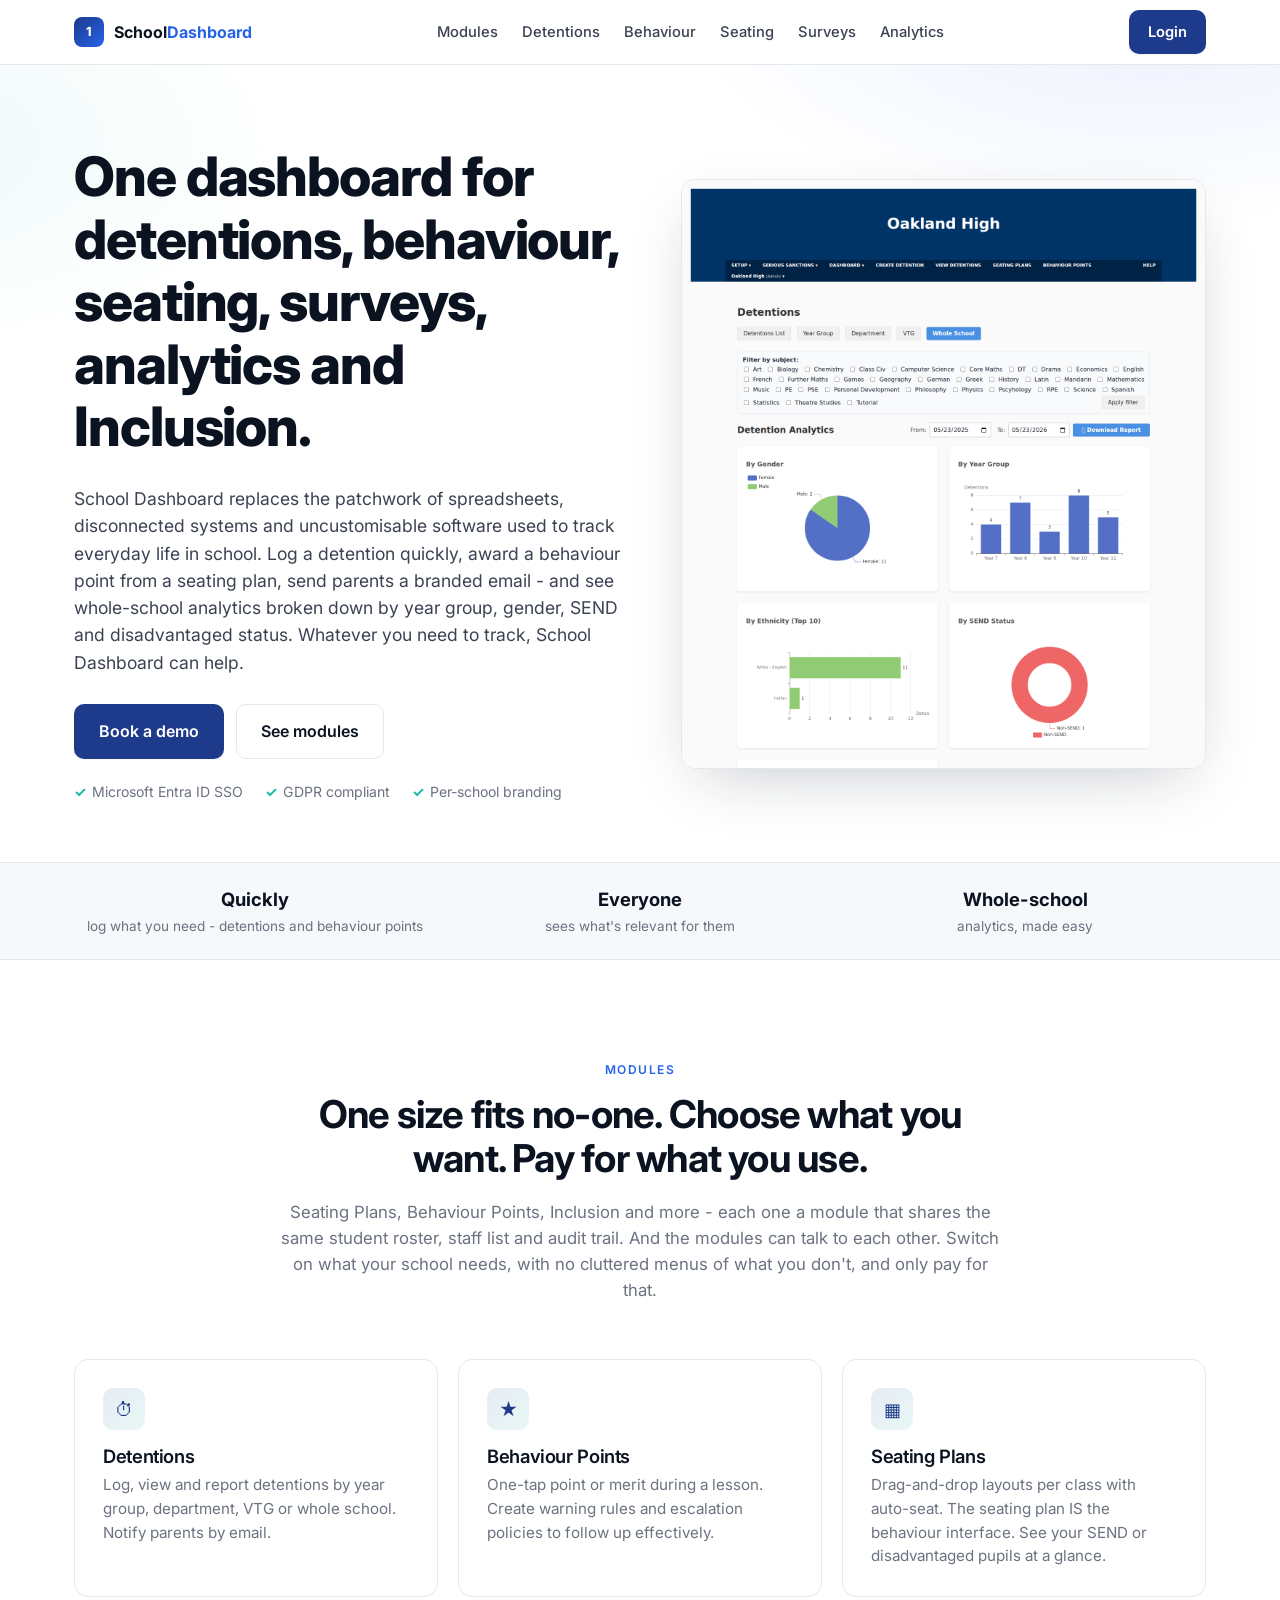
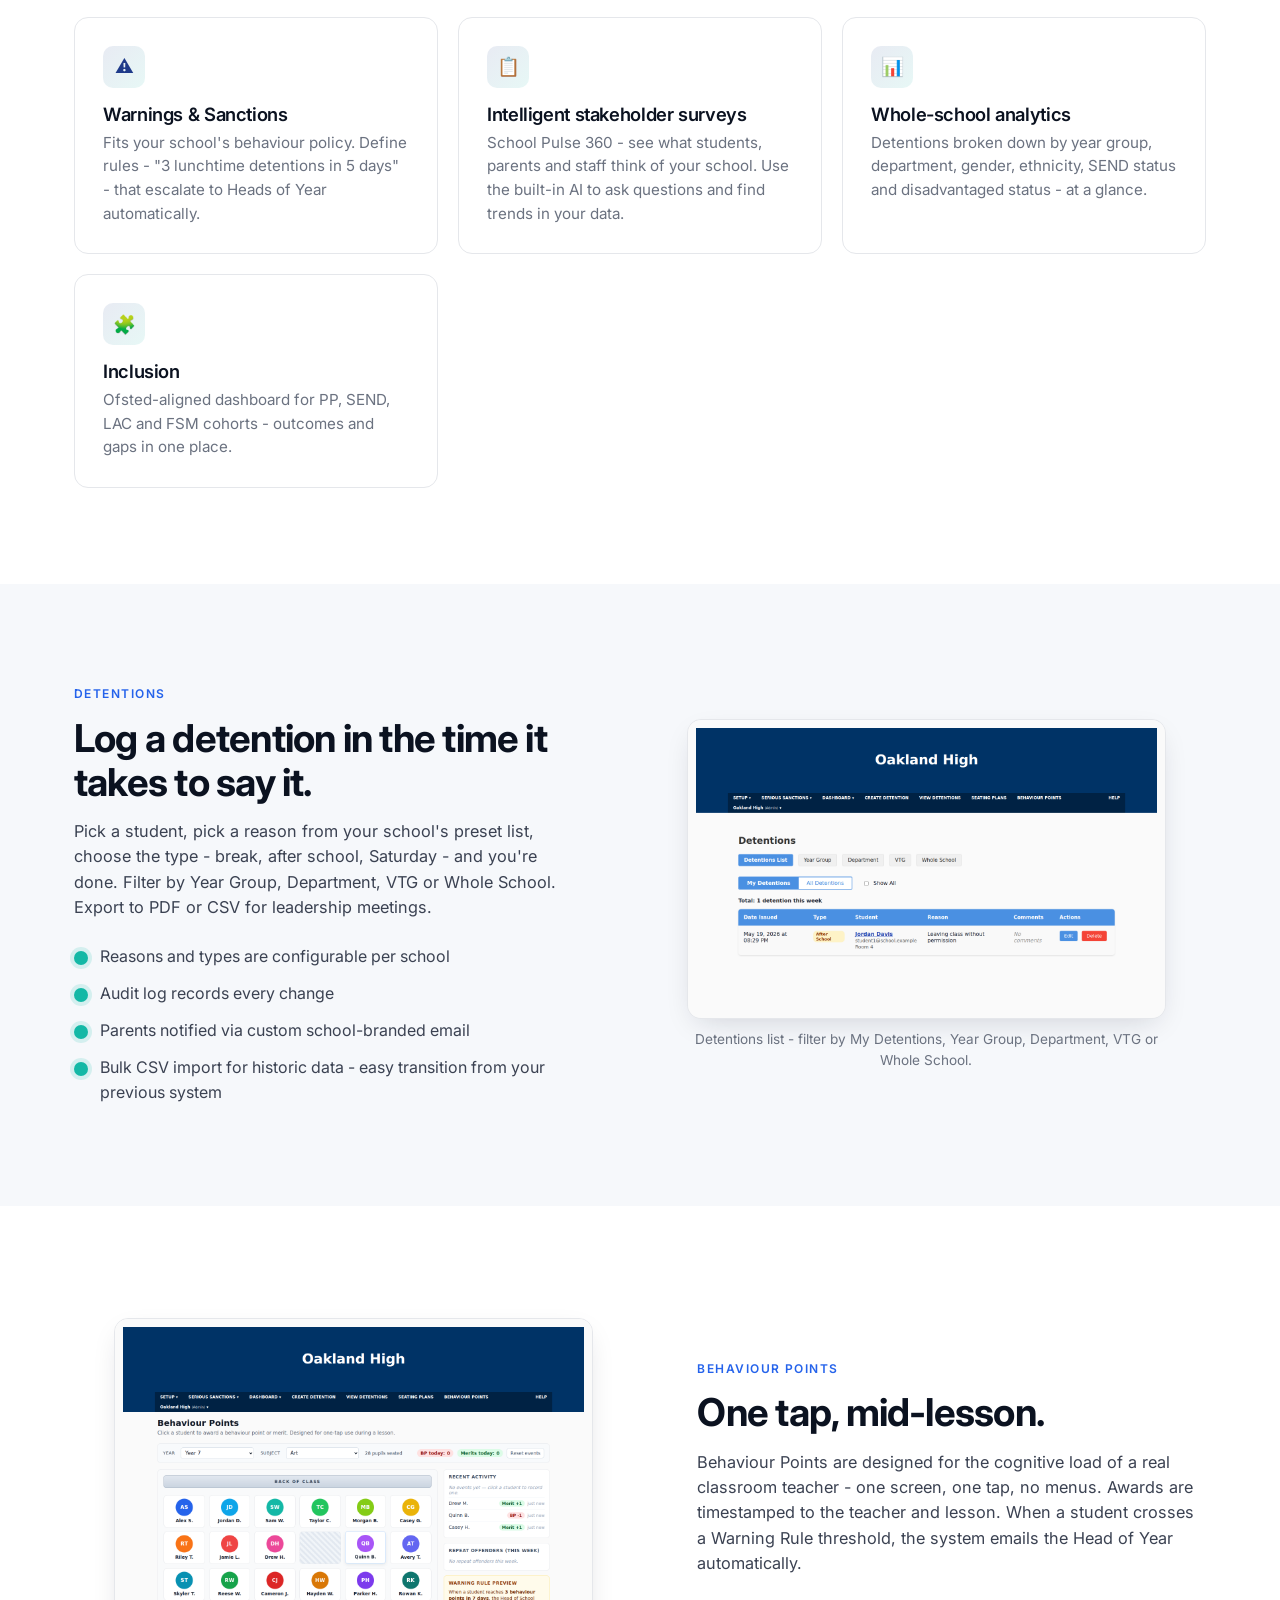
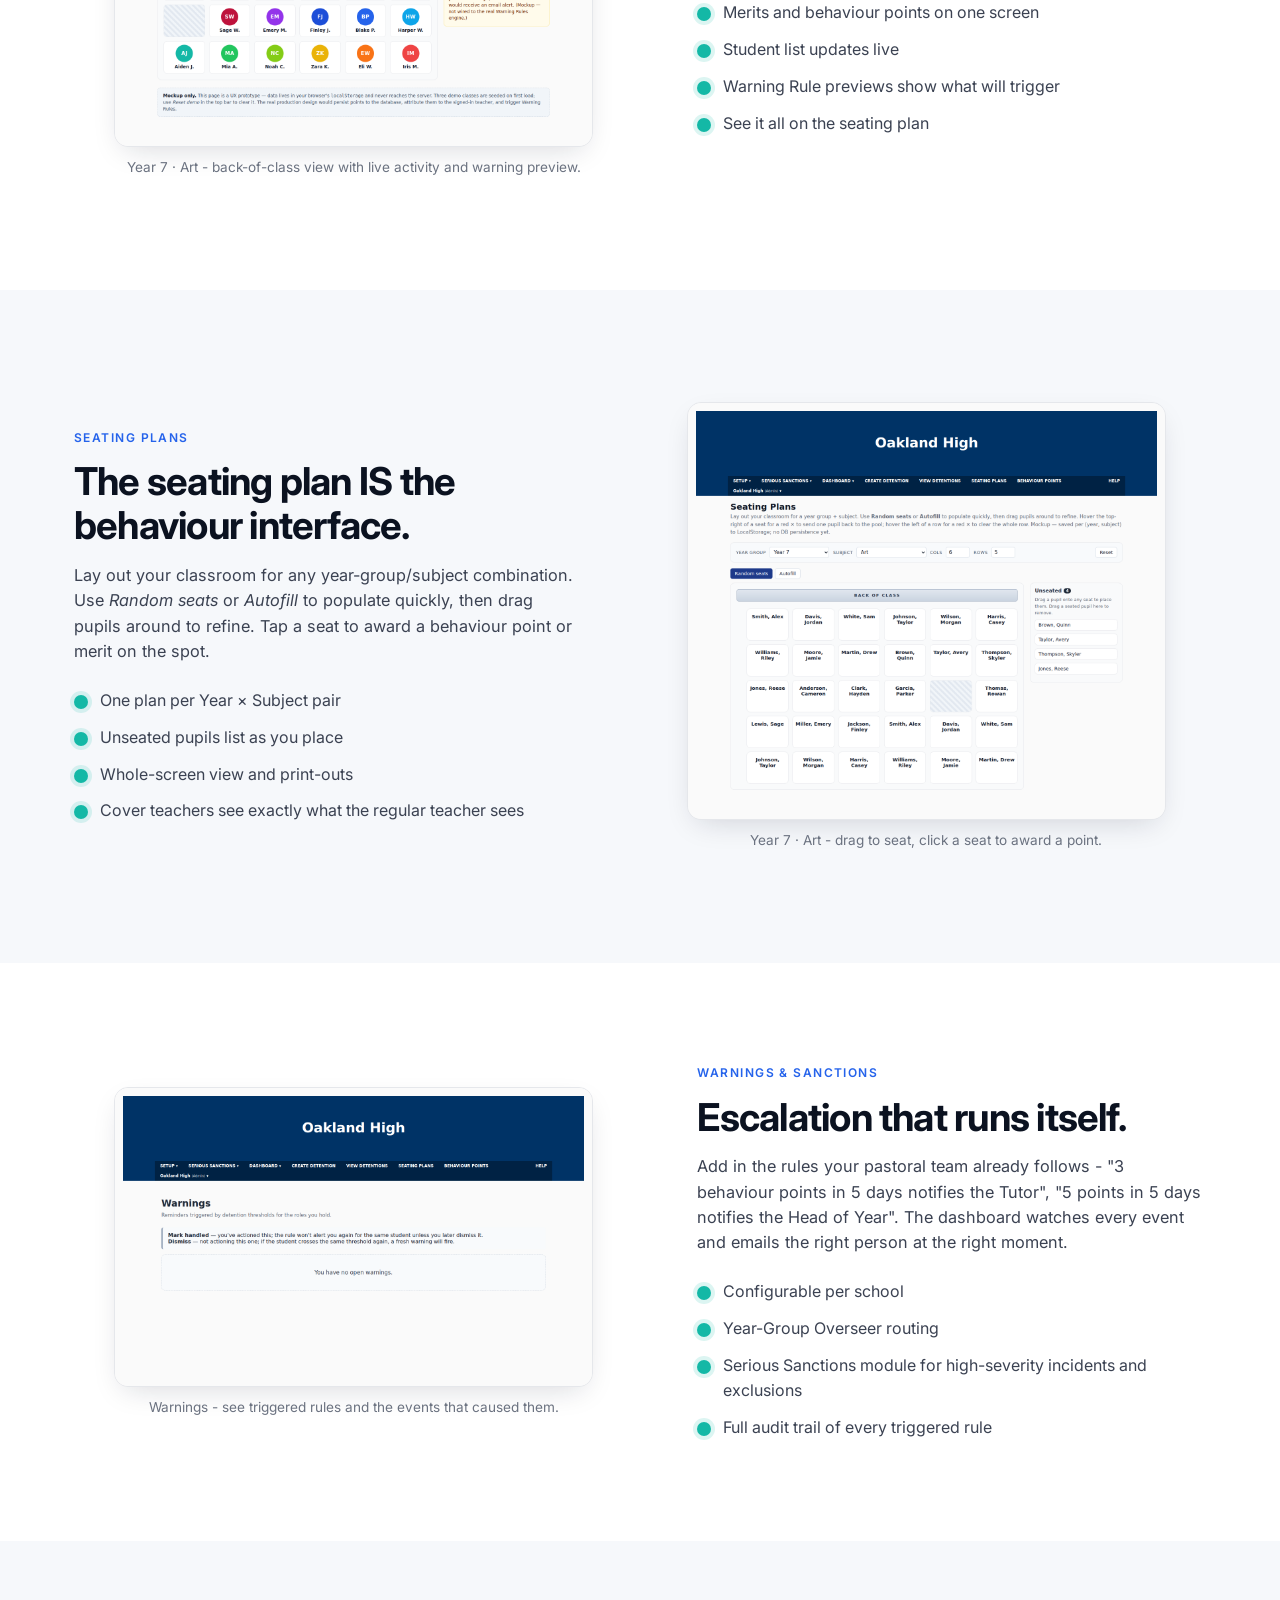
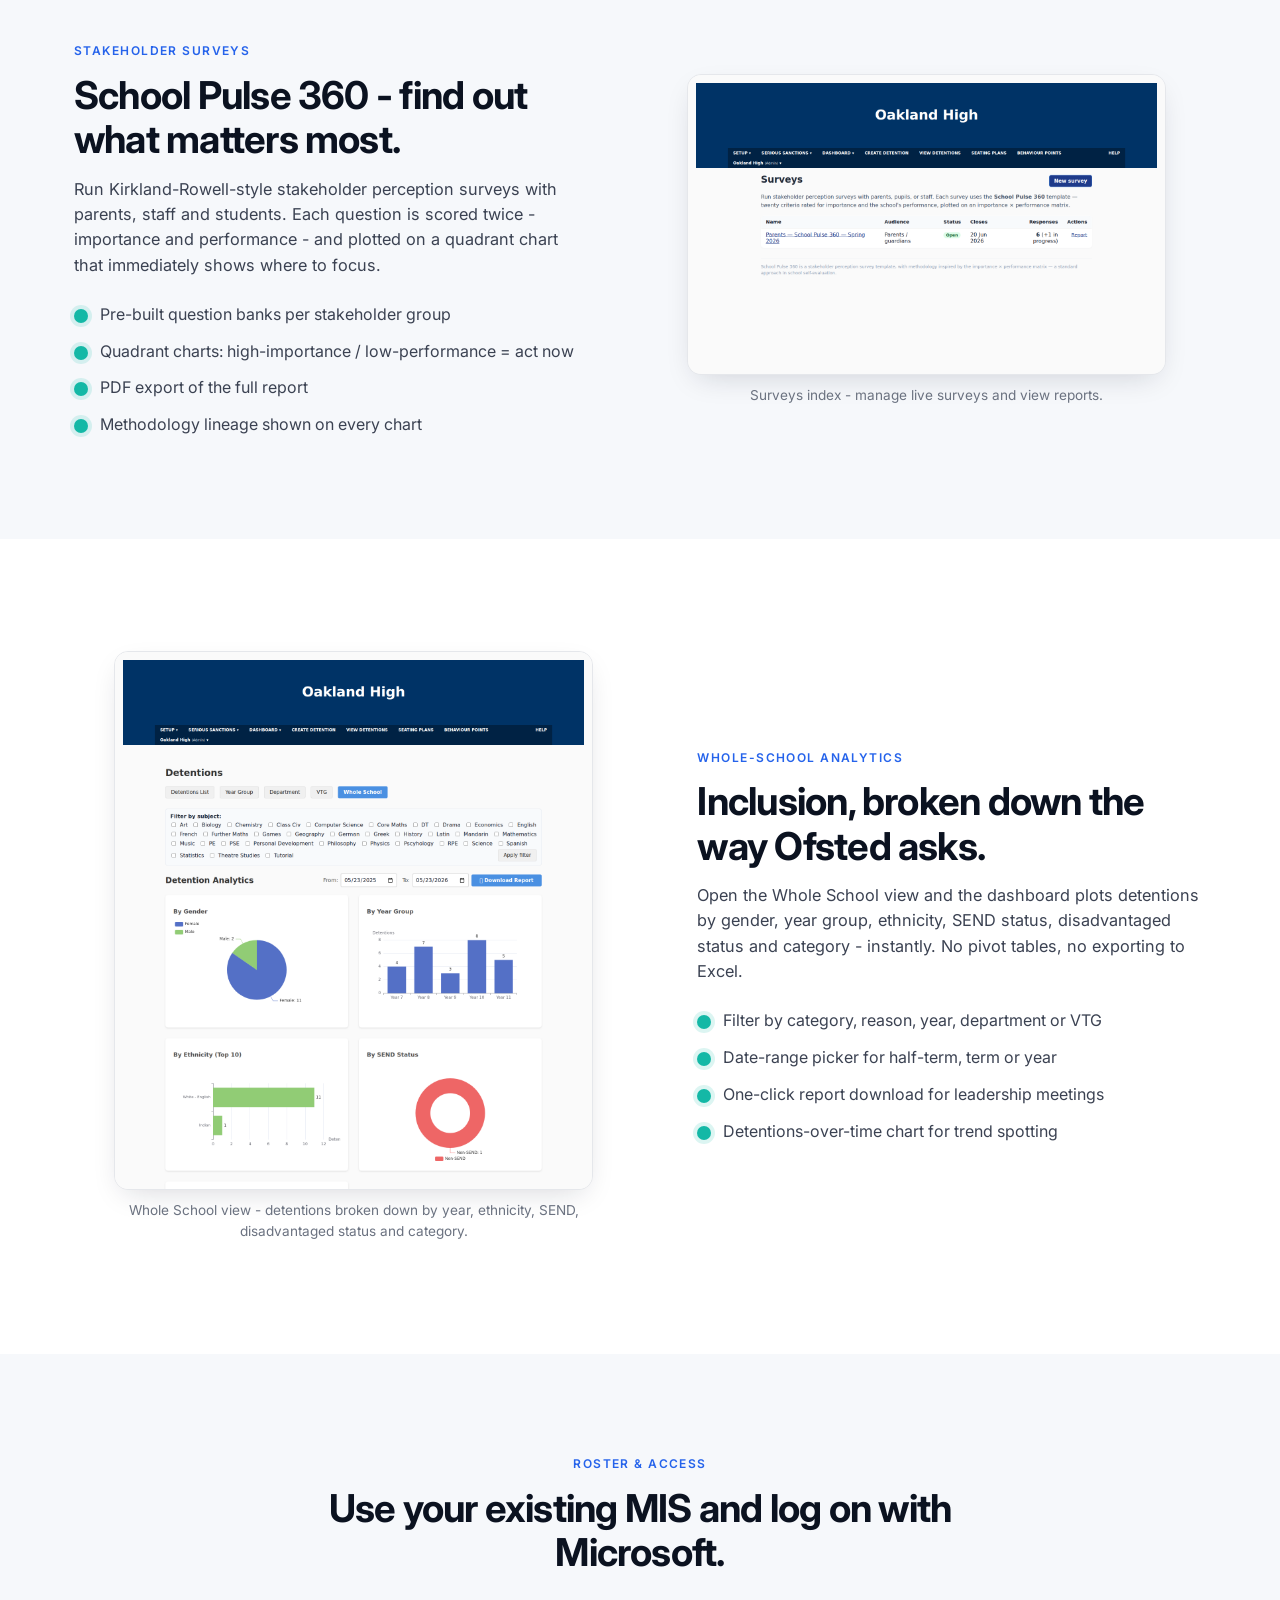
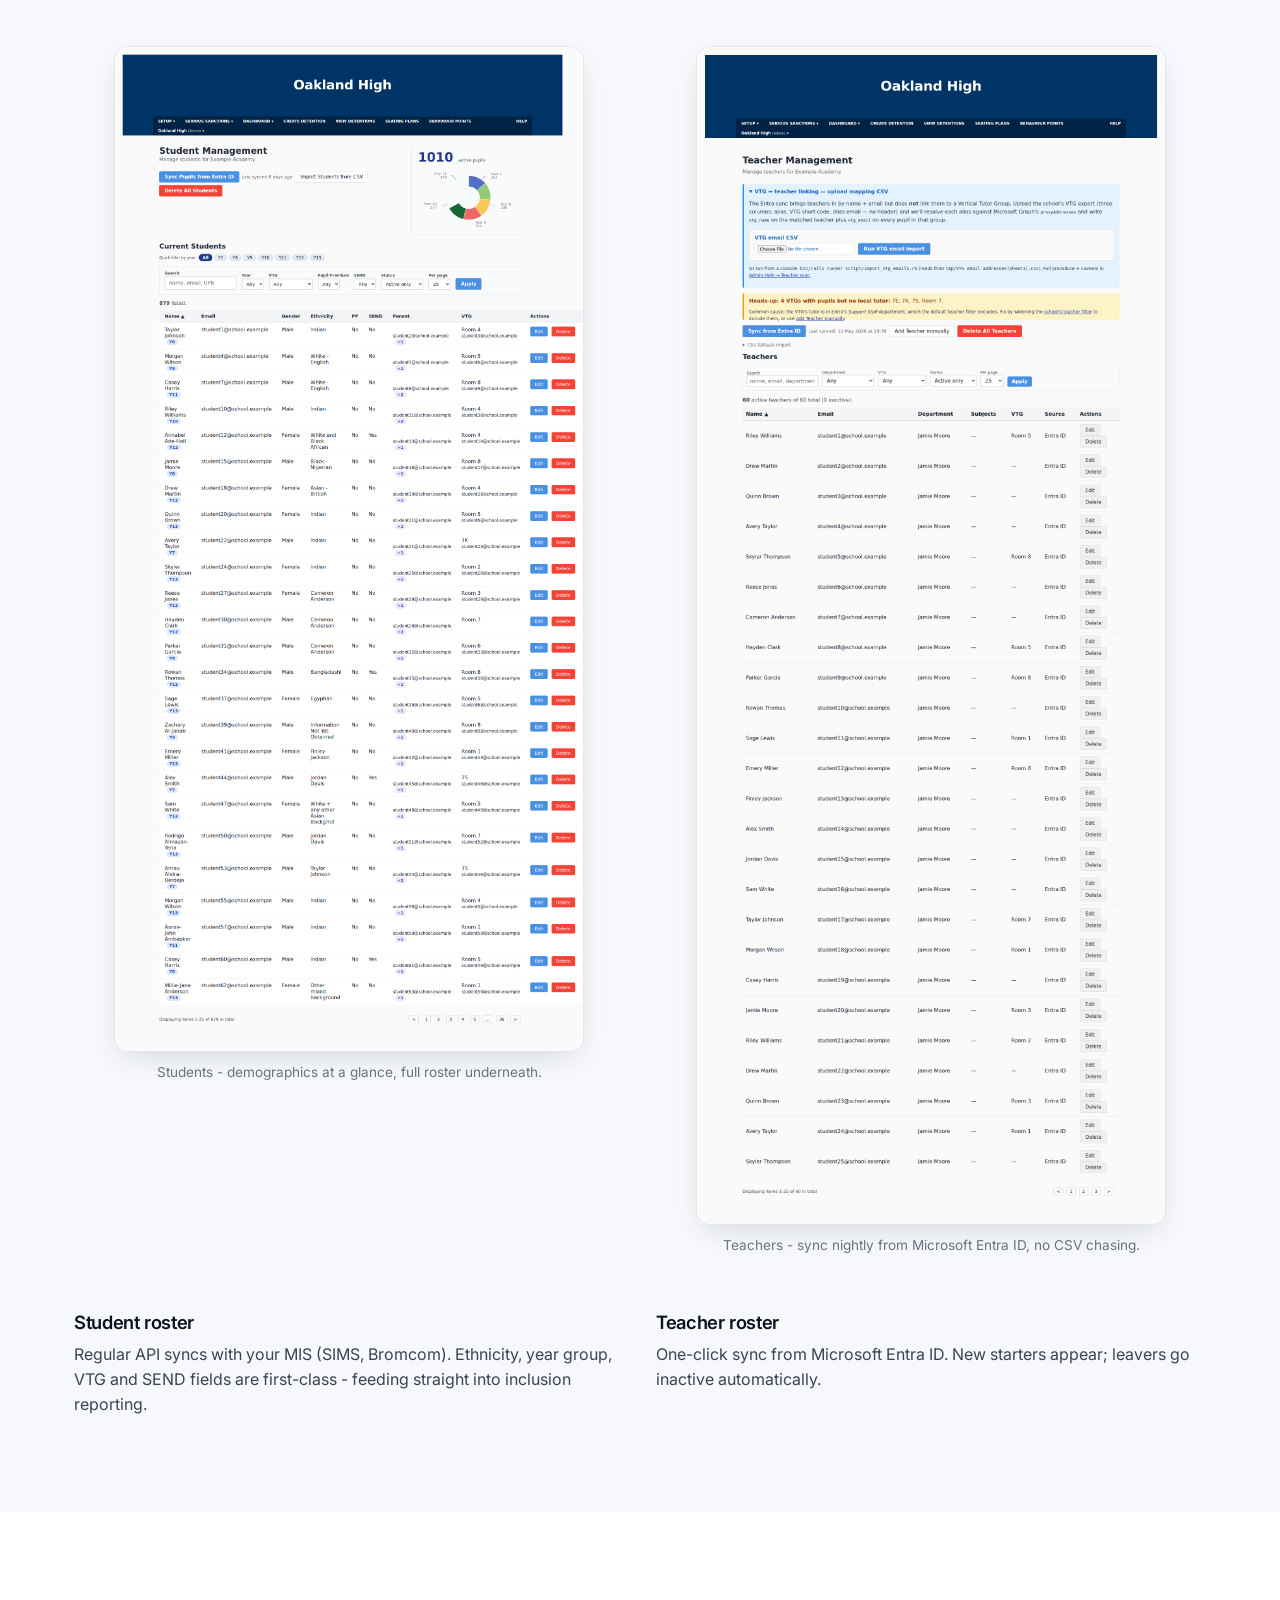
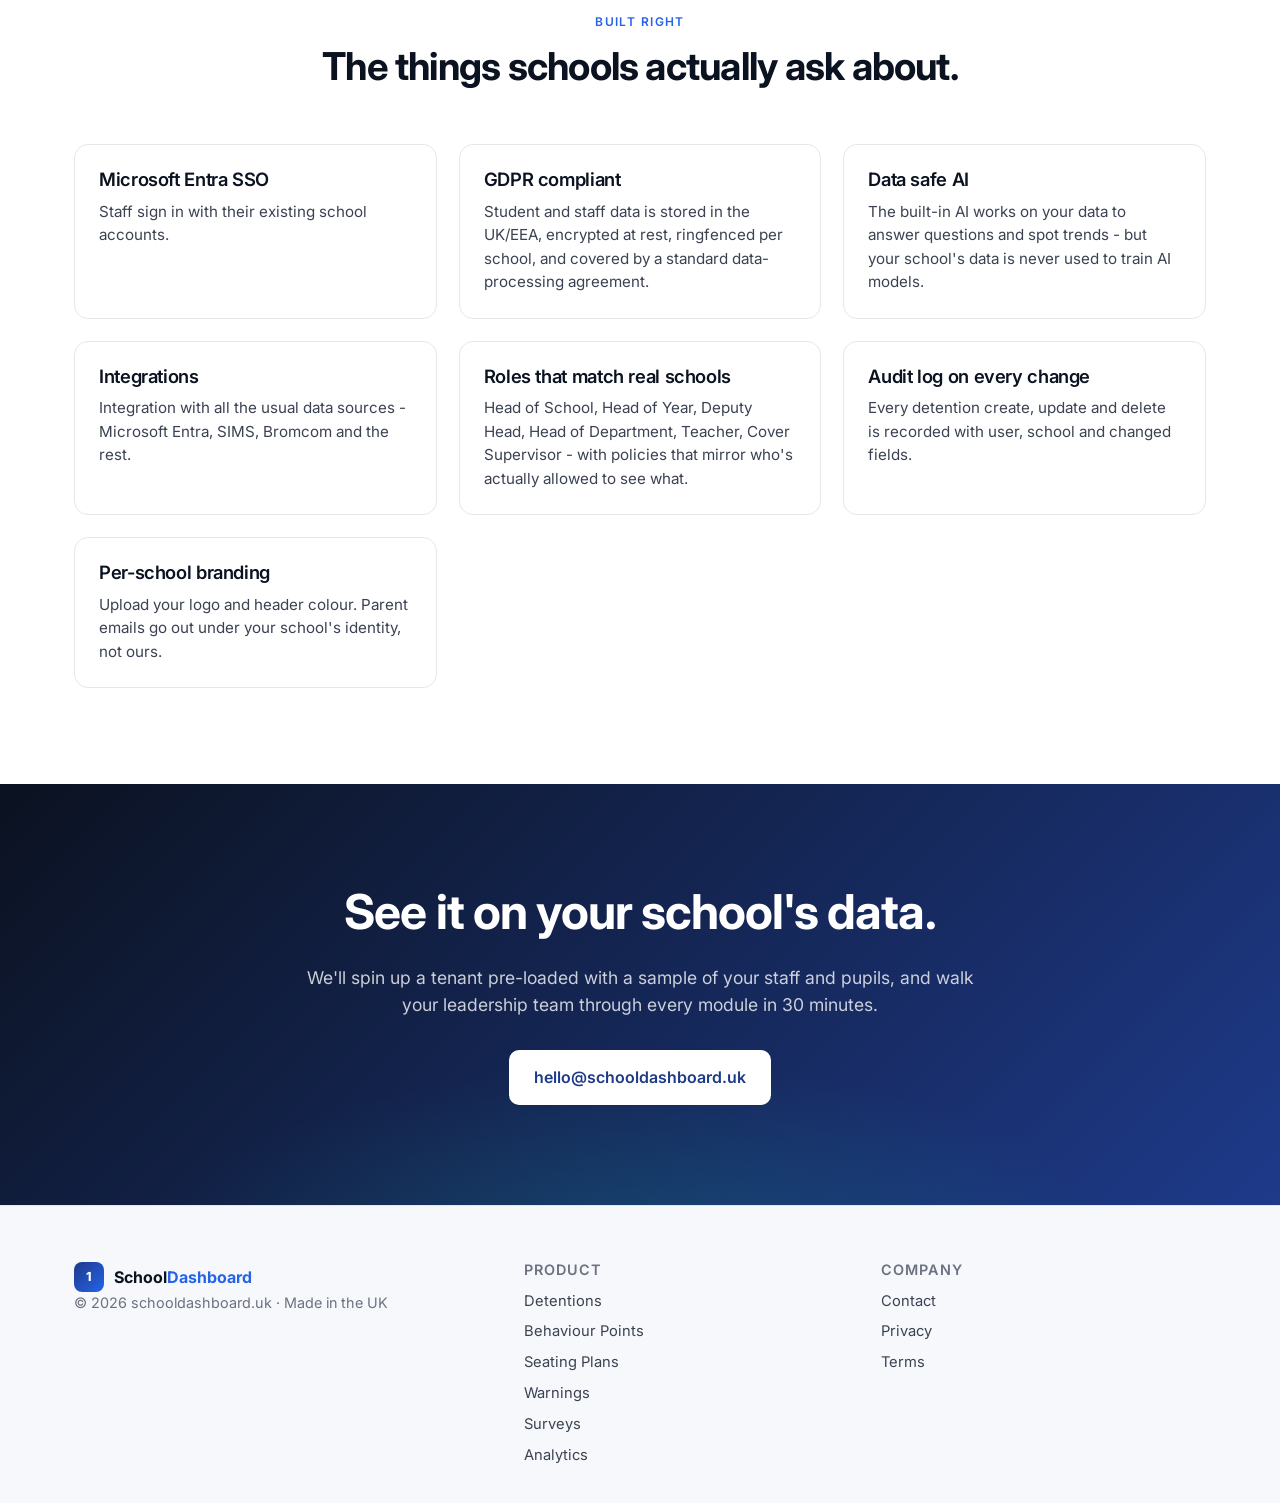
<file: index.html>
<!doctype html>
<html lang="en">
<head>
  <meta charset="utf-8">
  <meta name="viewport" content="width=device-width, initial-scale=1">
  <title>School Dashboard - Detentions, Behaviour Points & Seating Plans for UK schools</title>
  <meta name="description" content="The all-in-one classroom-management dashboard for UK schools. Track detentions, award behaviour points, plan seating, run stakeholder surveys and see whole-school analytics.">
  <link rel="preconnect" href="https://fonts.googleapis.com">
  <link rel="preconnect" href="https://fonts.gstatic.com" crossorigin>
  <link href="https://fonts.googleapis.com/css2?family=Inter:wght@400;500;600;700;800&display=swap" rel="stylesheet">
  <link rel="stylesheet" href="styles.css">
</head>
<body>

<header class="site-header">
  <div class="container nav">
    <a href="#" class="brand">
      <span class="brand-mark">1</span>
      <span class="brand-name">School<span>Dashboard</span></span>
    </a>
    <nav class="primary-nav">
      <a href="#features">Modules</a>
      <a href="#detentions">Detentions</a>
      <a href="#behaviour">Behaviour</a>
      <a href="#seating">Seating</a>
      <a href="#surveys">Surveys</a>
      <a href="#analytics">Analytics</a>
    </nav>
    <a href="https://app.schooldashboard.uk/" class="btn btn-primary">Login</a>
  </div>
</header>

<section class="hero">
  <div class="container hero-grid">
    <div class="hero-copy">
      <h1>One dashboard for detentions, behaviour, seating, surveys, analytics and Inclusion.</h1>
      <p class="lede">
        School Dashboard replaces the patchwork of spreadsheets, disconnected systems
        and uncustomisable software used to track everyday life in school. Log a detention
        quickly, award a behaviour point from a seating plan, send parents a branded email -
        and see whole-school analytics broken down by year group, gender, SEND and
        disadvantaged status. Whatever you need to track, School Dashboard can help.
      </p>
      <div class="hero-cta">
        <a href="#contact" class="btn btn-primary btn-lg">Book a demo</a>
        <a href="#features" class="btn btn-ghost btn-lg">See modules</a>
      </div>
      <ul class="hero-trust">
        <li>Microsoft Entra ID SSO</li>
        <li>GDPR compliant</li>
        <li>Per-school branding</li>
      </ul>
    </div>
    <div class="hero-shot">
      <img src="assets/hero.png" alt="Whole-school detention analytics - breakdowns by gender, year group, ethnicity and SEND status" loading="eager">
    </div>
  </div>
</section>

<section class="strip">
  <div class="container">
    <div class="strip-grid">
      <div><strong>Quickly</strong><span>log what you need - detentions and behaviour points</span></div>
      <div><strong>Everyone</strong><span>sees what's relevant for them</span></div>
      <div><strong>Whole-school</strong><span>analytics, made easy</span></div>
    </div>
  </div>
</section>

<section id="features" class="section">
  <div class="container">
    <header class="section-head">
      <span class="eyebrow">Modules</span>
      <h2>One size fits no-one. Choose what you want. Pay for what you use.</h2>
      <p>Seating Plans, Behaviour Points, Inclusion and more - each one a module that shares the same student roster, staff list and audit trail. And the modules can talk to each other. Switch on what your school needs, with no cluttered menus of what you don't, and only pay for that.</p>
    </header>

    <div class="feature-grid">
      <a href="#detentions" class="feature-card">
        <div class="feature-icon" aria-hidden="true">⏱</div>
        <h3>Detentions</h3>
        <p>Log, view and report detentions by year group, department, VTG or whole school. Notify parents by email.</p>
      </a>
      <a href="#behaviour" class="feature-card">
        <div class="feature-icon" aria-hidden="true">★</div>
        <h3>Behaviour Points</h3>
        <p>One-tap point or merit during a lesson. Create warning rules and escalation policies to follow up effectively.</p>
      </a>
      <a href="#seating" class="feature-card">
        <div class="feature-icon" aria-hidden="true">▦</div>
        <h3>Seating Plans</h3>
        <p>Drag-and-drop layouts per class with auto-seat. The seating plan IS the behaviour interface. See your SEND or disadvantaged pupils at a glance.</p>
      </a>
      <a href="#warnings" class="feature-card">
        <div class="feature-icon" aria-hidden="true">⚠</div>
        <h3>Warnings & Sanctions</h3>
        <p>Fits your school's behaviour policy. Define rules - "3 lunchtime detentions in 5 days" - that escalate to Heads of Year automatically.</p>
      </a>
      <a href="#surveys" class="feature-card">
        <div class="feature-icon" aria-hidden="true">📋</div>
        <h3>Intelligent stakeholder surveys</h3>
        <p>School Pulse 360 - see what students, parents and staff think of your school. Use the built-in AI to ask questions and find trends in your data.</p>
      </a>
      <a href="#analytics" class="feature-card">
        <div class="feature-icon" aria-hidden="true">📊</div>
        <h3>Whole-school analytics</h3>
        <p>Detentions broken down by year group, department, gender, ethnicity, SEND status and disadvantaged status - at a glance.</p>
      </a>
      <a href="#analytics" class="feature-card">
        <div class="feature-icon" aria-hidden="true">🧩</div>
        <h3>Inclusion</h3>
        <p>Ofsted-aligned dashboard for PP, SEND, LAC and FSM cohorts - outcomes and gaps in one place.</p>
      </a>
    </div>
  </div>
</section>

<section id="detentions" class="section section-alt">
  <div class="container split">
    <div class="split-copy">
      <span class="eyebrow">Detentions</span>
      <h2>Log a detention in the time it takes to say it.</h2>
      <p>Pick a student, pick a reason from your school's preset list, choose the type - break, after school, Saturday - and you're done. Filter by Year Group, Department, VTG or Whole School. Export to PDF or CSV for leadership meetings.</p>
      <ul class="check-list">
        <li>Reasons and types are configurable per school</li>
        <li>Audit log records every change</li>
        <li>Parents notified via custom school-branded email</li>
        <li>Bulk CSV import for historic data - easy transition from your previous system</li>
      </ul>
    </div>
    <figure class="split-shot">
      <img src="assets/detentions.png" alt="The Detentions list filtered by My Detentions for the current week">
      <figcaption>Detentions list - filter by My Detentions, Year Group, Department, VTG or Whole School.</figcaption>
    </figure>
  </div>
</section>

<section id="behaviour" class="section">
  <div class="container split reverse">
    <div class="split-copy">
      <span class="eyebrow">Behaviour Points</span>
      <h2>One tap, mid-lesson.</h2>
      <p>Behaviour Points are designed for the cognitive load of a real classroom teacher - one screen, one tap, no menus. Awards are timestamped to the teacher and lesson. When a student crosses a Warning Rule threshold, the system emails the Head of Year automatically.</p>
      <ul class="check-list">
        <li>Merits and behaviour points on one screen</li>
        <li>Student list updates live</li>
        <li>Warning Rule previews show what will trigger</li>
        <li>See it all on the seating plan</li>
      </ul>
    </div>
    <figure class="split-shot">
      <img src="assets/behaviour_points.png" alt="Behaviour Points screen with year/subject selectors and a warning rule preview">
      <figcaption>Year 7 · Art - back-of-class view with live activity and warning preview.</figcaption>
    </figure>
  </div>
</section>

<section id="seating" class="section section-alt">
  <div class="container split">
    <div class="split-copy">
      <span class="eyebrow">Seating Plans</span>
      <h2>The seating plan IS the behaviour interface.</h2>
      <p>Lay out your classroom for any year-group/subject combination. Use <em>Random seats</em> or <em>Autofill</em> to populate quickly, then drag pupils around to refine. Tap a seat to award a behaviour point or merit on the spot.</p>
      <ul class="check-list">
        <li>One plan per Year × Subject pair</li>
        <li>Unseated pupils list as you place</li>
        <li>Whole-screen view and print-outs</li>
        <li>Cover teachers see exactly what the regular teacher sees</li>
      </ul>
    </div>
    <figure class="split-shot">
      <img src="assets/seating_plans.png" alt="Seating plan grid for Year 7 Art with unseated students panel">
      <figcaption>Year 7 · Art - drag to seat, click a seat to award a point.</figcaption>
    </figure>
  </div>
</section>

<section id="warnings" class="section">
  <div class="container split reverse">
    <div class="split-copy">
      <span class="eyebrow">Warnings & Sanctions</span>
      <h2>Escalation that runs itself.</h2>
      <p>Add in the rules your pastoral team already follows - "3 behaviour points in 5 days notifies the Tutor", "5 points in 5 days notifies the Head of Year". The dashboard watches every event and emails the right person at the right moment.</p>
      <ul class="check-list">
        <li>Configurable per school</li>
        <li>Year-Group Overseer routing</li>
        <li>Serious Sanctions module for high-severity incidents and exclusions</li>
        <li>Full audit trail of every triggered rule</li>
      </ul>
    </div>
    <figure class="split-shot">
      <img src="assets/warnings.png" alt="Warnings screen showing rule configuration and triggers">
      <figcaption>Warnings - see triggered rules and the events that caused them.</figcaption>
    </figure>
  </div>
</section>

<section id="surveys" class="section section-alt">
  <div class="container split">
    <div class="split-copy">
      <span class="eyebrow">Stakeholder Surveys</span>
      <h2>School Pulse 360 - find out what matters most.</h2>
      <p>Run Kirkland-Rowell-style stakeholder perception surveys with parents, staff and students. Each question is scored twice - importance and performance - and plotted on a quadrant chart that immediately shows where to focus.</p>
      <ul class="check-list">
        <li>Pre-built question banks per stakeholder group</li>
        <li>Quadrant charts: high-importance / low-performance = act now</li>
        <li>PDF export of the full report</li>
        <li>Methodology lineage shown on every chart</li>
      </ul>
    </div>
    <figure class="split-shot">
      <img src="assets/surveys.png" alt="Surveys index page listing School Pulse 360 surveys">
      <figcaption>Surveys index - manage live surveys and view reports.</figcaption>
    </figure>
  </div>
</section>

<section id="analytics" class="section">
  <div class="container split reverse">
    <div class="split-copy">
      <span class="eyebrow">Whole-school analytics</span>
      <h2>Inclusion, broken down the way Ofsted asks.</h2>
      <p>Open the Whole School view and the dashboard plots detentions by gender, year group, ethnicity, SEND status, disadvantaged status and category - instantly. No pivot tables, no exporting to Excel.</p>
      <ul class="check-list">
        <li>Filter by category, reason, year, department or VTG</li>
        <li>Date-range picker for half-term, term or year</li>
        <li>One-click report download for leadership meetings</li>
        <li>Detentions-over-time chart for trend spotting</li>
      </ul>
    </div>
    <figure class="split-shot">
      <img src="assets/hero.png" alt="Whole-school detention analytics with charts broken down by gender, year group, ethnicity and SEND status">
      <figcaption>Whole School view - detentions broken down by year, ethnicity, SEND, disadvantaged status and category.</figcaption>
    </figure>
  </div>
</section>

<section class="section section-alt">
  <div class="container">
    <header class="section-head">
      <span class="eyebrow">Roster & access</span>
      <h2>Use your existing MIS and log on with Microsoft.</h2>
    </header>
    <div class="duo">
      <figure class="duo-shot">
        <img src="assets/students.png" alt="Student Management page with demographic donut chart and student list">
        <figcaption>Students - demographics at a glance, full roster underneath.</figcaption>
      </figure>
      <figure class="duo-shot">
        <img src="assets/teachers.png" alt="Teacher Management page with VTG mapping and Entra ID sync">
        <figcaption>Teachers - sync nightly from Microsoft Entra ID, no CSV chasing.</figcaption>
      </figure>
    </div>
    <div class="duo-copy">
      <div>
        <h3>Student roster</h3>
        <p>Regular API syncs with your MIS (SIMS, Bromcom). Ethnicity, year group, VTG and SEND fields are first-class - feeding straight into inclusion reporting.</p>
      </div>
      <div>
        <h3>Teacher roster</h3>
        <p>One-click sync from Microsoft Entra ID. New starters appear; leavers go inactive automatically.</p>
      </div>
    </div>
  </div>
</section>

<section class="section">
  <div class="container">
    <header class="section-head">
      <span class="eyebrow">Built right</span>
      <h2>The things schools actually ask about.</h2>
    </header>
    <div class="kv-grid">
      <div class="kv">
        <h3>Microsoft Entra SSO</h3>
        <p>Staff sign in with their existing school accounts.</p>
      </div>
      <div class="kv">
        <h3>GDPR compliant</h3>
        <p>Student and staff data is stored in the UK/EEA, encrypted at rest, ringfenced per school, and covered by a standard data-processing agreement.</p>
      </div>
      <div class="kv">
        <h3>Data safe AI</h3>
        <p>The built-in AI works on your data to answer questions and spot trends - but your school's data is never used to train AI models.</p>
      </div>
      <div class="kv">
        <h3>Integrations</h3>
        <p>Integration with all the usual data sources - Microsoft Entra, SIMS, Bromcom and the rest.</p>
      </div>
      <div class="kv">
        <h3>Roles that match real schools</h3>
        <p>Head of School, Head of Year, Deputy Head, Head of Department, Teacher, Cover Supervisor - with policies that mirror who's actually allowed to see what.</p>
      </div>
      <div class="kv">
        <h3>Audit log on every change</h3>
        <p>Every detention create, update and delete is recorded with user, school and changed fields.</p>
      </div>
      <div class="kv">
        <h3>Per-school branding</h3>
        <p>Upload your logo and header colour. Parent emails go out under your school's identity, not ours.</p>
      </div>
    </div>
  </div>
</section>

<section id="contact" class="cta">
  <div class="container cta-inner">
    <h2>See it on your school's data.</h2>
    <p>We'll spin up a tenant pre-loaded with a sample of your staff and pupils, and walk your leadership team through every module in 30 minutes.</p>
    <a href="mailto:hello@schooldashboard.uk?subject=Demo%20request" class="btn btn-primary btn-lg">hello@schooldashboard.uk</a>
  </div>
</section>

<footer class="site-footer">
  <div class="container footer-grid">
    <div>
      <div class="brand">
        <span class="brand-mark">1</span>
        <span class="brand-name">School<span>Dashboard</span></span>
      </div>
      <p class="muted">© 2026 schooldashboard.uk · Made in the UK</p>
    </div>
    <div class="footer-cols">
      <div>
        <h4>Product</h4>
        <a href="#detentions">Detentions</a>
        <a href="#behaviour">Behaviour Points</a>
        <a href="#seating">Seating Plans</a>
        <a href="#warnings">Warnings</a>
        <a href="#surveys">Surveys</a>
        <a href="#analytics">Analytics</a>
      </div>
      <div>
        <h4>Company</h4>
        <a href="mailto:hello@schooldashboard.uk">Contact</a>
        <a href="/privacy.html">Privacy</a>
        <a href="/terms.html">Terms</a>
      </div>
    </div>
  </div>
</footer>

</body>
</html>
</file>
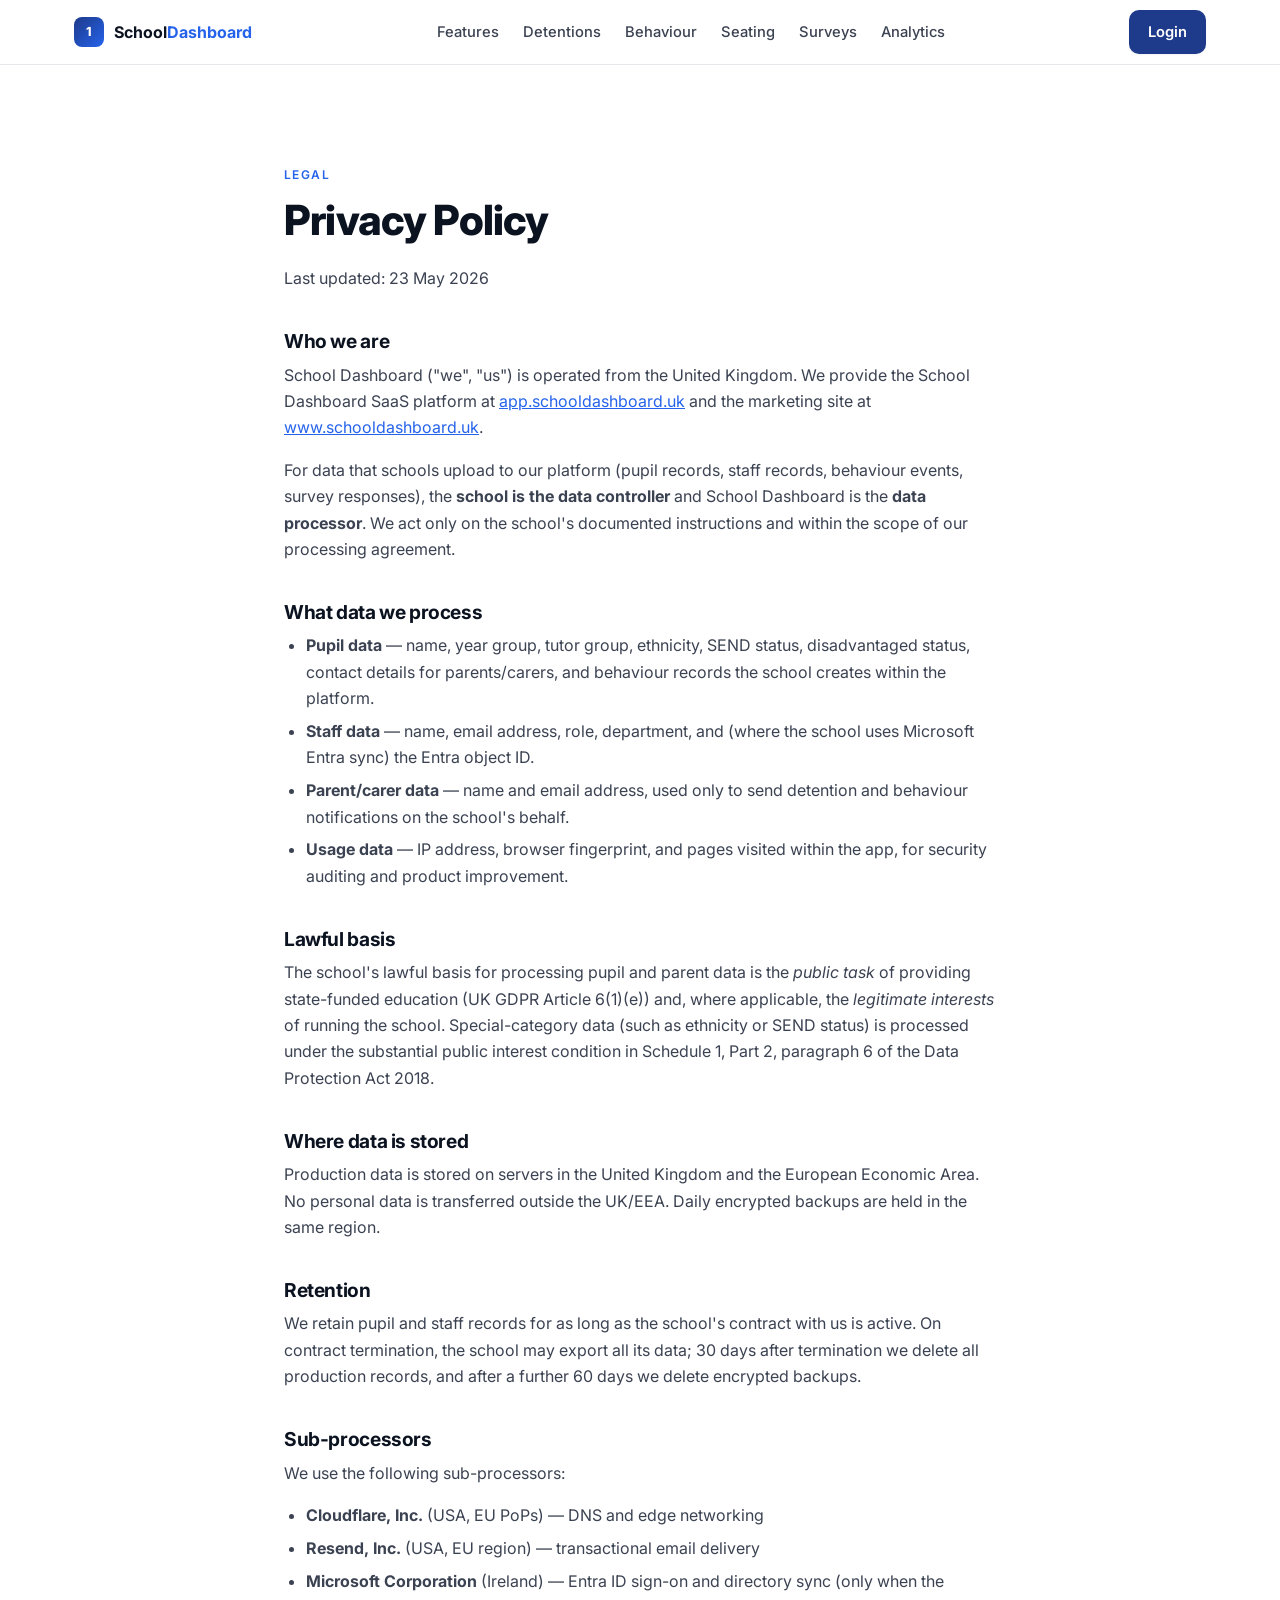
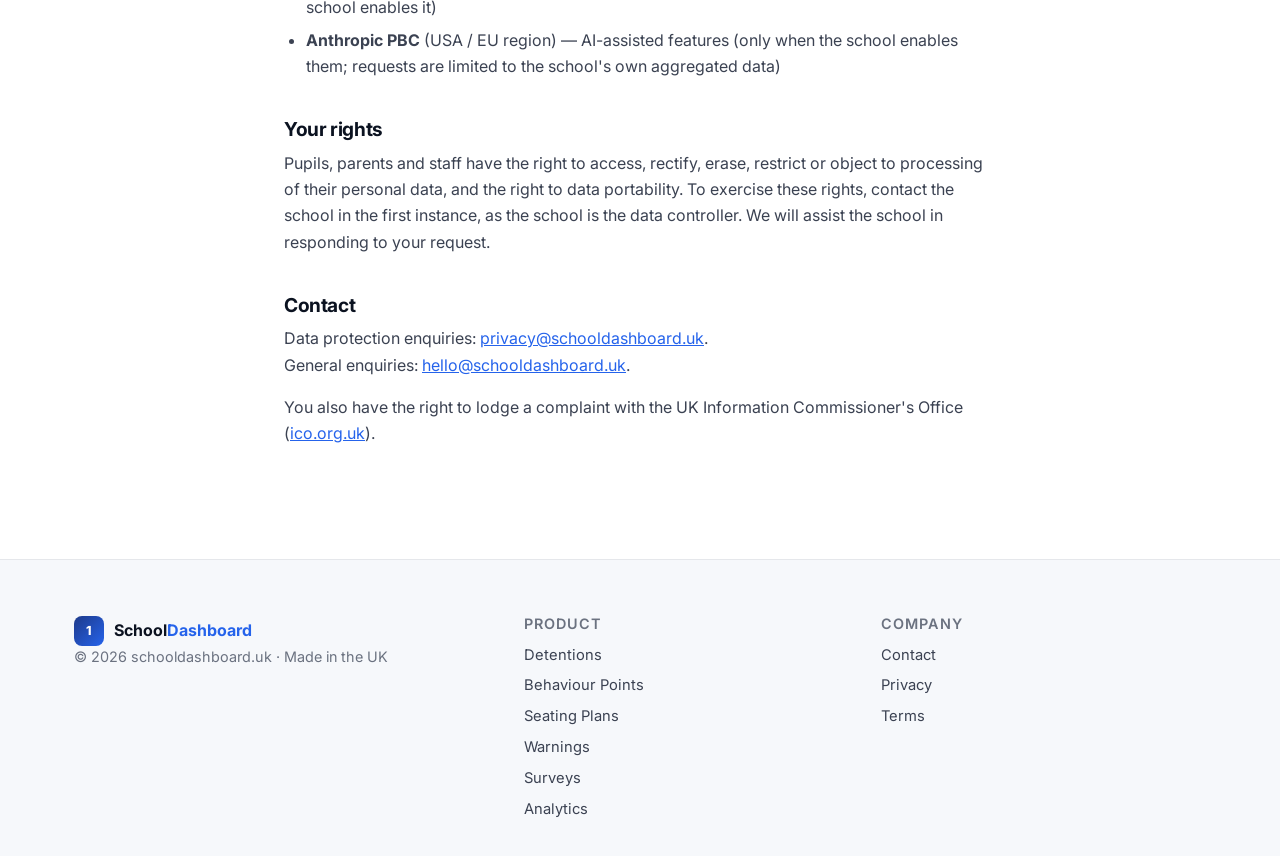
<file: privacy.html>
<!doctype html>
<html lang="en">
<head>
  <meta charset="utf-8">
  <meta name="viewport" content="width=device-width, initial-scale=1">
  <title>Privacy Policy — School Dashboard</title>
  <meta name="description" content="How School Dashboard handles personal data — pupils, staff, parents — under UK GDPR and the Data Protection Act 2018.">
  <link rel="preconnect" href="https://fonts.googleapis.com">
  <link rel="preconnect" href="https://fonts.gstatic.com" crossorigin>
  <link href="https://fonts.googleapis.com/css2?family=Inter:wght@400;500;600;700;800&display=swap" rel="stylesheet">
  <link rel="stylesheet" href="styles.css">
</head>
<body>

<header class="site-header">
  <div class="container nav">
    <a href="/" class="brand">
      <span class="brand-mark">1</span>
      <span class="brand-name">School<span>Dashboard</span></span>
    </a>
    <nav class="primary-nav">
      <a href="/#features">Features</a>
      <a href="/#detentions">Detentions</a>
      <a href="/#behaviour">Behaviour</a>
      <a href="/#seating">Seating</a>
      <a href="/#surveys">Surveys</a>
      <a href="/#analytics">Analytics</a>
    </nav>
    <a href="https://app.schooldashboard.uk/" class="btn btn-primary">Login</a>
  </div>
</header>

<main class="section">
  <div class="container legal">
    <header class="section-head" style="text-align:left;margin-bottom:32px">
      <span class="eyebrow">Legal</span>
      <h1>Privacy Policy</h1>
      <p class="muted">Last updated: 23 May 2026</p>
    </header>

    <h2>Who we are</h2>
    <p>
      School Dashboard ("we", "us") is operated from the United Kingdom. We
      provide the School Dashboard SaaS platform at
      <a href="https://app.schooldashboard.uk/">app.schooldashboard.uk</a> and
      the marketing site at <a href="https://www.schooldashboard.uk/">www.schooldashboard.uk</a>.
    </p>
    <p>
      For data that schools upload to our platform (pupil records, staff
      records, behaviour events, survey responses), the <strong>school is the
      data controller</strong> and School Dashboard is the <strong>data
      processor</strong>. We act only on the school's documented instructions
      and within the scope of our processing agreement.
    </p>

    <h2>What data we process</h2>
    <ul>
      <li><strong>Pupil data</strong> — name, year group, tutor group, ethnicity, SEND status, disadvantaged status, contact details for parents/carers, and behaviour records the school creates within the platform.</li>
      <li><strong>Staff data</strong> — name, email address, role, department, and (where the school uses Microsoft Entra sync) the Entra object ID.</li>
      <li><strong>Parent/carer data</strong> — name and email address, used only to send detention and behaviour notifications on the school's behalf.</li>
      <li><strong>Usage data</strong> — IP address, browser fingerprint, and pages visited within the app, for security auditing and product improvement.</li>
    </ul>

    <h2>Lawful basis</h2>
    <p>
      The school's lawful basis for processing pupil and parent data is the
      <em>public task</em> of providing state-funded education (UK GDPR
      Article 6(1)(e)) and, where applicable, the <em>legitimate interests</em>
      of running the school. Special-category data (such as ethnicity or SEND
      status) is processed under the substantial public interest condition in
      Schedule 1, Part 2, paragraph 6 of the Data Protection Act 2018.
    </p>

    <h2>Where data is stored</h2>
    <p>
      Production data is stored on servers in the United Kingdom and the
      European Economic Area. No personal data is transferred outside the
      UK/EEA. Daily encrypted backups are held in the same region.
    </p>

    <h2>Retention</h2>
    <p>
      We retain pupil and staff records for as long as the school's contract
      with us is active. On contract termination, the school may export all
      its data; 30 days after termination we delete all production records,
      and after a further 60 days we delete encrypted backups.
    </p>

    <h2>Sub-processors</h2>
    <p>We use the following sub-processors:</p>
    <ul>
      <li><strong>Cloudflare, Inc.</strong> (USA, EU PoPs) — DNS and edge networking</li>
      <li><strong>Resend, Inc.</strong> (USA, EU region) — transactional email delivery</li>
      <li><strong>Microsoft Corporation</strong> (Ireland) — Entra ID sign-on and directory sync (only when the school enables it)</li>
      <li><strong>Anthropic PBC</strong> (USA / EU region) — AI-assisted features (only when the school enables them; requests are limited to the school's own aggregated data)</li>
    </ul>

    <h2>Your rights</h2>
    <p>
      Pupils, parents and staff have the right to access, rectify, erase,
      restrict or object to processing of their personal data, and the right
      to data portability. To exercise these rights, contact the school in the
      first instance, as the school is the data controller. We will assist the
      school in responding to your request.
    </p>

    <h2>Contact</h2>
    <p>
      Data protection enquiries: <a href="mailto:privacy@schooldashboard.uk">privacy@schooldashboard.uk</a>.<br>
      General enquiries: <a href="mailto:hello@schooldashboard.uk">hello@schooldashboard.uk</a>.
    </p>
    <p>
      You also have the right to lodge a complaint with the UK Information
      Commissioner's Office (<a href="https://ico.org.uk/">ico.org.uk</a>).
    </p>
  </div>
</main>

<footer class="site-footer">
  <div class="container footer-grid">
    <div>
      <div class="brand">
        <span class="brand-mark">1</span>
        <span class="brand-name">School<span>Dashboard</span></span>
      </div>
      <p class="muted">© 2026 schooldashboard.uk · Made in the UK</p>
    </div>
    <div class="footer-cols">
      <div>
        <h4>Product</h4>
        <a href="/#detentions">Detentions</a>
        <a href="/#behaviour">Behaviour Points</a>
        <a href="/#seating">Seating Plans</a>
        <a href="/#warnings">Warnings</a>
        <a href="/#surveys">Surveys</a>
        <a href="/#analytics">Analytics</a>
      </div>
      <div>
        <h4>Company</h4>
        <a href="mailto:hello@schooldashboard.uk">Contact</a>
        <a href="/privacy.html">Privacy</a>
        <a href="/terms.html">Terms</a>
      </div>
    </div>
  </div>
</footer>

</body>
</html>
</file>
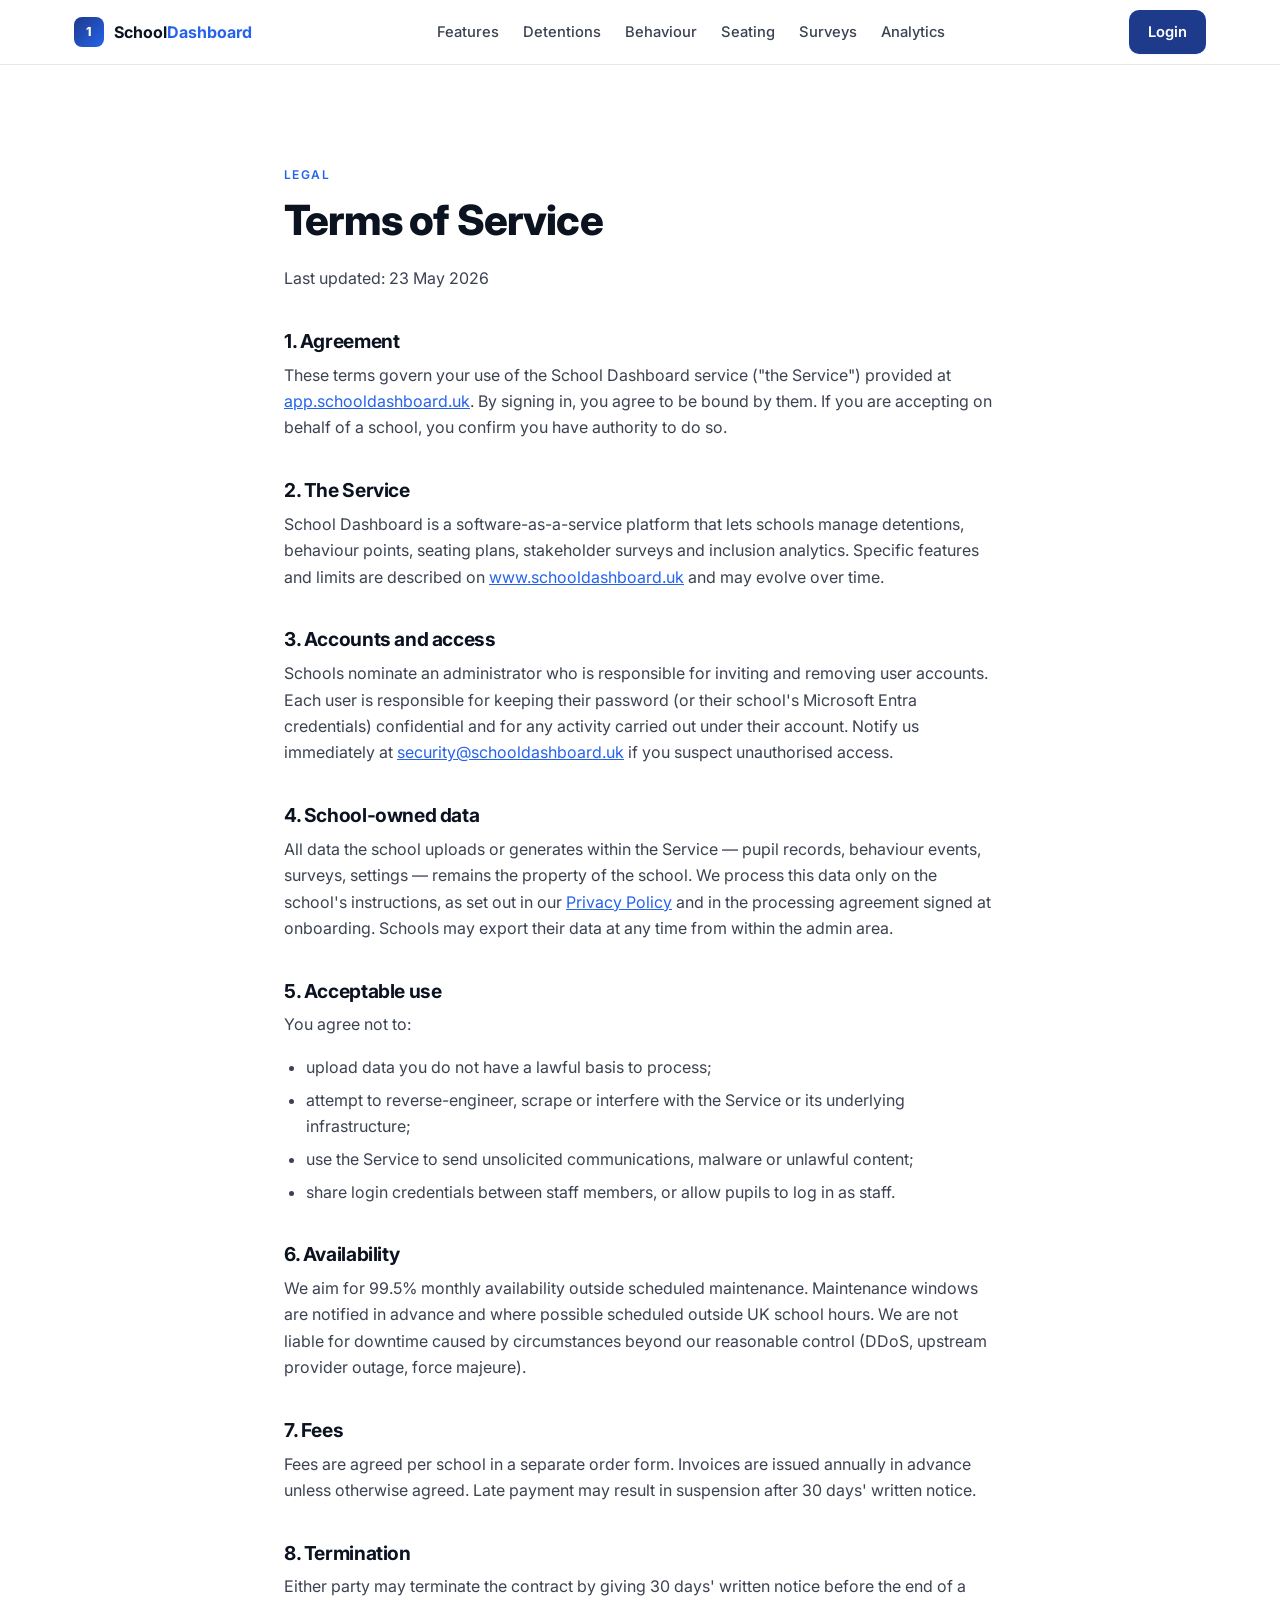
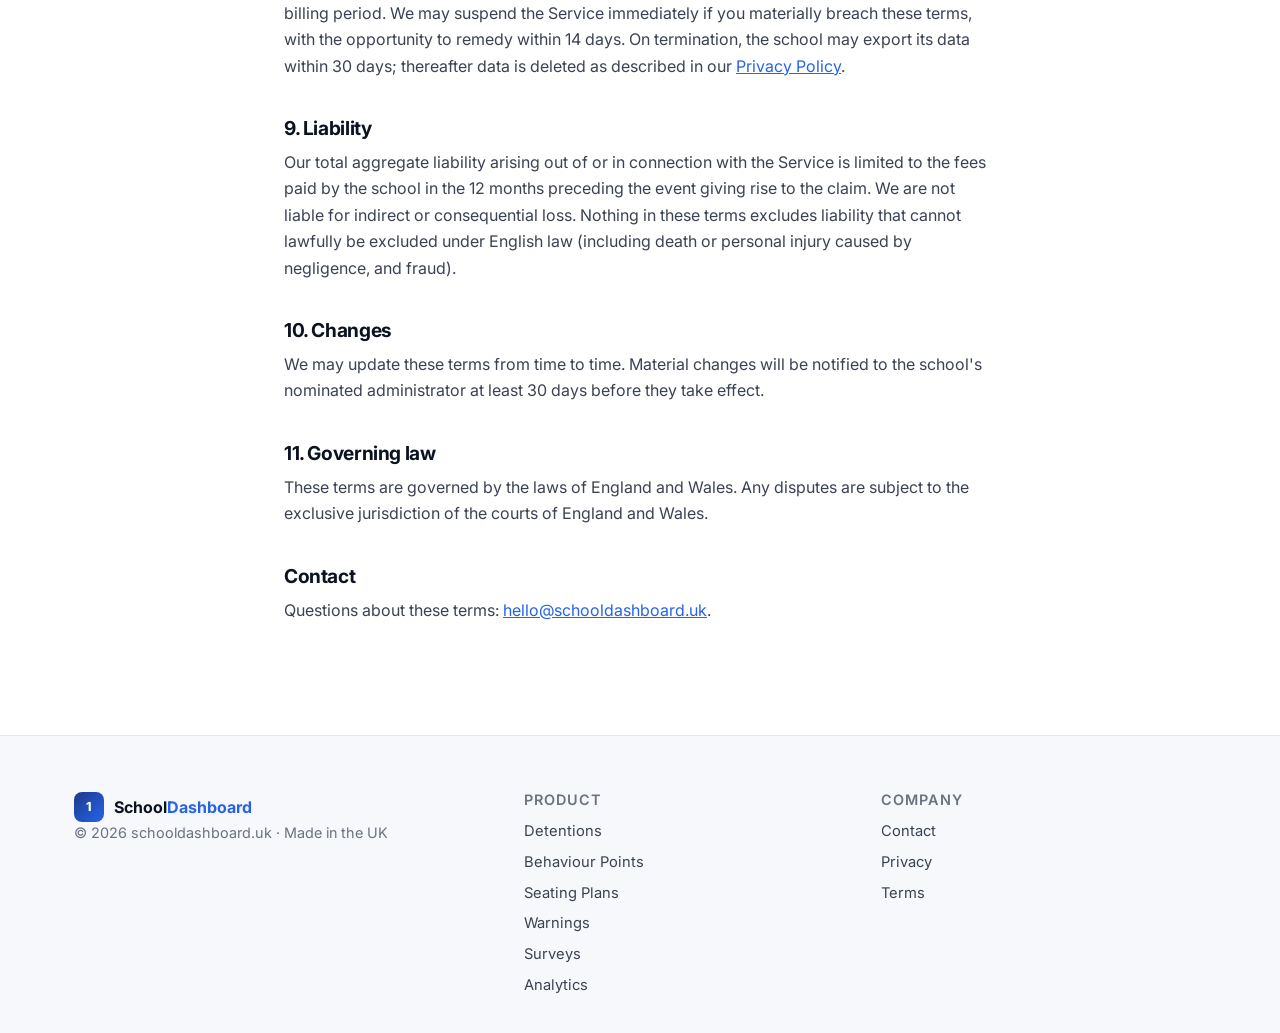
<file: terms.html>
<!doctype html>
<html lang="en">
<head>
  <meta charset="utf-8">
  <meta name="viewport" content="width=device-width, initial-scale=1">
  <title>Terms of Service — School Dashboard</title>
  <meta name="description" content="Terms of service for the School Dashboard SaaS platform.">
  <link rel="preconnect" href="https://fonts.googleapis.com">
  <link rel="preconnect" href="https://fonts.gstatic.com" crossorigin>
  <link href="https://fonts.googleapis.com/css2?family=Inter:wght@400;500;600;700;800&display=swap" rel="stylesheet">
  <link rel="stylesheet" href="styles.css">
</head>
<body>

<header class="site-header">
  <div class="container nav">
    <a href="/" class="brand">
      <span class="brand-mark">1</span>
      <span class="brand-name">School<span>Dashboard</span></span>
    </a>
    <nav class="primary-nav">
      <a href="/#features">Features</a>
      <a href="/#detentions">Detentions</a>
      <a href="/#behaviour">Behaviour</a>
      <a href="/#seating">Seating</a>
      <a href="/#surveys">Surveys</a>
      <a href="/#analytics">Analytics</a>
    </nav>
    <a href="https://app.schooldashboard.uk/" class="btn btn-primary">Login</a>
  </div>
</header>

<main class="section">
  <div class="container legal">
    <header class="section-head" style="text-align:left;margin-bottom:32px">
      <span class="eyebrow">Legal</span>
      <h1>Terms of Service</h1>
      <p class="muted">Last updated: 23 May 2026</p>
    </header>

    <h2>1. Agreement</h2>
    <p>
      These terms govern your use of the School Dashboard service ("the
      Service") provided at <a href="https://app.schooldashboard.uk/">app.schooldashboard.uk</a>.
      By signing in, you agree to be bound by them. If you are accepting on
      behalf of a school, you confirm you have authority to do so.
    </p>

    <h2>2. The Service</h2>
    <p>
      School Dashboard is a software-as-a-service platform that lets schools
      manage detentions, behaviour points, seating plans, stakeholder surveys
      and inclusion analytics. Specific features and limits are described on
      <a href="/">www.schooldashboard.uk</a> and may evolve over time.
    </p>

    <h2>3. Accounts and access</h2>
    <p>
      Schools nominate an administrator who is responsible for inviting and
      removing user accounts. Each user is responsible for keeping their
      password (or their school's Microsoft Entra credentials) confidential
      and for any activity carried out under their account. Notify us
      immediately at <a href="mailto:security@schooldashboard.uk">security@schooldashboard.uk</a>
      if you suspect unauthorised access.
    </p>

    <h2>4. School-owned data</h2>
    <p>
      All data the school uploads or generates within the Service — pupil
      records, behaviour events, surveys, settings — remains the property of
      the school. We process this data only on the school's instructions, as
      set out in our <a href="/privacy.html">Privacy Policy</a> and in the
      processing agreement signed at onboarding. Schools may export their
      data at any time from within the admin area.
    </p>

    <h2>5. Acceptable use</h2>
    <p>You agree not to:</p>
    <ul>
      <li>upload data you do not have a lawful basis to process;</li>
      <li>attempt to reverse-engineer, scrape or interfere with the Service or its underlying infrastructure;</li>
      <li>use the Service to send unsolicited communications, malware or unlawful content;</li>
      <li>share login credentials between staff members, or allow pupils to log in as staff.</li>
    </ul>

    <h2>6. Availability</h2>
    <p>
      We aim for 99.5% monthly availability outside scheduled maintenance.
      Maintenance windows are notified in advance and where possible scheduled
      outside UK school hours. We are not liable for downtime caused by
      circumstances beyond our reasonable control (DDoS, upstream provider
      outage, force majeure).
    </p>

    <h2>7. Fees</h2>
    <p>
      Fees are agreed per school in a separate order form. Invoices are
      issued annually in advance unless otherwise agreed. Late payment may
      result in suspension after 30 days' written notice.
    </p>

    <h2>8. Termination</h2>
    <p>
      Either party may terminate the contract by giving 30 days' written
      notice before the end of a billing period. We may suspend the Service
      immediately if you materially breach these terms, with the opportunity
      to remedy within 14 days. On termination, the school may export its
      data within 30 days; thereafter data is deleted as described in our
      <a href="/privacy.html">Privacy Policy</a>.
    </p>

    <h2>9. Liability</h2>
    <p>
      Our total aggregate liability arising out of or in connection with the
      Service is limited to the fees paid by the school in the 12 months
      preceding the event giving rise to the claim. We are not liable for
      indirect or consequential loss. Nothing in these terms excludes
      liability that cannot lawfully be excluded under English law (including
      death or personal injury caused by negligence, and fraud).
    </p>

    <h2>10. Changes</h2>
    <p>
      We may update these terms from time to time. Material changes will be
      notified to the school's nominated administrator at least 30 days
      before they take effect.
    </p>

    <h2>11. Governing law</h2>
    <p>
      These terms are governed by the laws of England and Wales. Any
      disputes are subject to the exclusive jurisdiction of the courts of
      England and Wales.
    </p>

    <h2>Contact</h2>
    <p>
      Questions about these terms: <a href="mailto:hello@schooldashboard.uk">hello@schooldashboard.uk</a>.
    </p>
  </div>
</main>

<footer class="site-footer">
  <div class="container footer-grid">
    <div>
      <div class="brand">
        <span class="brand-mark">1</span>
        <span class="brand-name">School<span>Dashboard</span></span>
      </div>
      <p class="muted">© 2026 schooldashboard.uk · Made in the UK</p>
    </div>
    <div class="footer-cols">
      <div>
        <h4>Product</h4>
        <a href="/#detentions">Detentions</a>
        <a href="/#behaviour">Behaviour Points</a>
        <a href="/#seating">Seating Plans</a>
        <a href="/#warnings">Warnings</a>
        <a href="/#surveys">Surveys</a>
        <a href="/#analytics">Analytics</a>
      </div>
      <div>
        <h4>Company</h4>
        <a href="mailto:hello@schooldashboard.uk">Contact</a>
        <a href="/privacy.html">Privacy</a>
        <a href="/terms.html">Terms</a>
      </div>
    </div>
  </div>
</footer>

</body>
</html>
</file>
<file: styles.css>
:root {
  --bg: #ffffff;
  --bg-alt: #f6f8fb;
  --ink: #0b1220;
  --ink-2: #3b4252;
  --muted: #6b7280;
  --line: #e5e7eb;
  --brand: #1e3a8a;
  --brand-2: #2563eb;
  --accent: #14b8a6;
  --radius: 14px;
  --shadow-sm: 0 1px 2px rgba(15,23,42,0.05);
  --shadow-md: 0 10px 30px -10px rgba(15,23,42,0.18);
  --shadow-lg: 0 20px 60px -20px rgba(15,23,42,0.25);
}

* { box-sizing: border-box; }

html, body {
  margin: 0;
  padding: 0;
  font-family: 'Inter', -apple-system, BlinkMacSystemFont, sans-serif;
  color: var(--ink);
  background: var(--bg);
  line-height: 1.55;
  -webkit-font-smoothing: antialiased;
  text-rendering: optimizeLegibility;
}

img { max-width: 100%; display: block; }
a { color: var(--brand-2); text-decoration: none; }
a:hover { color: var(--brand); }

h1, h2, h3, h4 {
  font-family: inherit;
  line-height: 1.15;
  letter-spacing: -0.02em;
  color: var(--ink);
  margin: 0 0 0.5em;
}

h1 { font-size: clamp(2.2rem, 4.5vw, 3.4rem); font-weight: 800; }
h2 { font-size: clamp(1.7rem, 3.2vw, 2.4rem); font-weight: 700; }
h3 { font-size: 1.15rem; font-weight: 600; }
h4 { font-size: 0.9rem; font-weight: 600; text-transform: uppercase; letter-spacing: 0.08em; color: var(--muted); }

p { margin: 0 0 1em; color: var(--ink-2); }

.container {
  width: 100%;
  max-width: 1180px;
  margin: 0 auto;
  padding: 0 24px;
}

.muted { color: var(--muted); font-size: 0.9rem; }

.eyebrow {
  display: inline-block;
  font-size: 0.75rem;
  font-weight: 600;
  letter-spacing: 0.12em;
  text-transform: uppercase;
  color: var(--brand-2);
  margin-bottom: 0.75rem;
}

/* Header */
.site-header {
  position: sticky;
  top: 0;
  z-index: 50;
  background: rgba(255,255,255,0.85);
  backdrop-filter: saturate(180%) blur(12px);
  border-bottom: 1px solid var(--line);
}
.nav {
  display: flex;
  align-items: center;
  justify-content: space-between;
  height: 64px;
}
.brand {
  display: inline-flex;
  align-items: center;
  gap: 10px;
  color: var(--ink);
  font-weight: 700;
}
.brand-mark {
  display: inline-grid;
  place-items: center;
  width: 30px; height: 30px;
  border-radius: 8px;
  background: linear-gradient(135deg, var(--brand) 0%, var(--brand-2) 100%);
  color: #fff;
  font-size: 0.78rem;
  font-weight: 800;
  letter-spacing: 0.02em;
}
.brand-name { font-size: 1rem; }
.brand-name span { color: var(--brand-2); }

.primary-nav {
  display: flex;
  gap: 24px;
}
.primary-nav a {
  color: var(--ink-2);
  font-size: 0.92rem;
  font-weight: 500;
}
.primary-nav a:hover { color: var(--ink); }

.nav-actions {
  display: inline-flex;
  align-items: center;
  gap: 14px;
}
.nav-login {
  font-size: 0.92rem;
  font-weight: 600;
  color: var(--ink-2);
  padding: 8px 4px;
}
.nav-login:hover { color: var(--brand); }

/* Buttons */
.btn {
  display: inline-flex;
  align-items: center;
  justify-content: center;
  gap: 8px;
  padding: 10px 18px;
  border-radius: 10px;
  font-weight: 600;
  font-size: 0.92rem;
  border: 1px solid transparent;
  transition: transform 0.08s ease, box-shadow 0.2s ease, background 0.2s ease;
  cursor: pointer;
  white-space: nowrap;
}
.btn-lg { padding: 14px 24px; font-size: 1rem; }
.btn-primary {
  background: var(--brand);
  color: #fff;
  box-shadow: var(--shadow-sm);
}
.btn-primary:hover {
  background: var(--brand-2);
  color: #fff;
  transform: translateY(-1px);
  box-shadow: var(--shadow-md);
}
.btn-ghost {
  background: transparent;
  color: var(--ink);
  border-color: var(--line);
}
.btn-ghost:hover { background: var(--bg-alt); color: var(--ink); }

/* Hero */
.hero {
  position: relative;
  padding: 80px 0 60px;
  background:
    radial-gradient(800px 400px at 90% -10%, rgba(37,99,235,0.10), transparent 60%),
    radial-gradient(700px 350px at -10% 10%, rgba(20,184,166,0.08), transparent 60%);
}
.hero-grid {
  display: grid;
  grid-template-columns: 1.05fr 1fr;
  gap: 56px;
  align-items: center;
}
.hero-copy h1 { margin-bottom: 0.5em; }
.lede {
  font-size: 1.1rem;
  color: var(--ink-2);
  max-width: 56ch;
}
.hero-cta {
  display: flex;
  gap: 12px;
  margin: 28px 0 22px;
}
.hero-trust {
  list-style: none;
  padding: 0;
  margin: 0;
  display: flex;
  flex-wrap: wrap;
  gap: 16px 22px;
  color: var(--muted);
  font-size: 0.88rem;
}
.hero-trust li {
  position: relative;
  padding-left: 18px;
}
.hero-trust li::before {
  content: "✓";
  position: absolute;
  left: 0;
  color: var(--accent);
  font-weight: 700;
}
.hero-shot img {
  border-radius: var(--radius);
  border: 1px solid var(--line);
  box-shadow: var(--shadow-lg);
}

/* Strip */
.strip {
  border-block: 1px solid var(--line);
  background: var(--bg-alt);
  padding: 22px 0;
}
.strip-grid {
  display: grid;
  grid-template-columns: repeat(3, 1fr);
  gap: 24px;
  text-align: center;
}
.strip-grid > div {
  display: flex;
  flex-direction: column;
  align-items: center;
  gap: 2px;
}
.strip-grid strong {
  font-size: 1.15rem;
  color: var(--ink);
  font-weight: 700;
}
.strip-grid span { color: var(--muted); font-size: 0.85rem; }

/* Sections */
.section { padding: 96px 0; }
.section-alt { background: var(--bg-alt); }
.section-head {
  text-align: center;
  max-width: 720px;
  margin: 0 auto 56px;
}
.section-head p { color: var(--muted); font-size: 1.05rem; }

/* Feature grid */
.feature-grid {
  display: grid;
  grid-template-columns: repeat(3, 1fr);
  gap: 20px;
}
.feature-card {
  display: block;
  padding: 28px;
  background: #fff;
  border: 1px solid var(--line);
  border-radius: var(--radius);
  color: var(--ink);
  transition: transform 0.12s ease, box-shadow 0.2s ease, border-color 0.2s ease;
}
.feature-card:hover {
  transform: translateY(-3px);
  box-shadow: var(--shadow-md);
  border-color: rgba(37,99,235,0.3);
  color: var(--ink);
}
.feature-icon {
  width: 42px; height: 42px;
  border-radius: 10px;
  display: grid;
  place-items: center;
  background: linear-gradient(135deg, rgba(30,58,138,0.10), rgba(20,184,166,0.10));
  color: var(--brand);
  font-size: 1.15rem;
  margin-bottom: 16px;
}
.feature-card h3 { margin-bottom: 6px; }
.feature-card p { color: var(--muted); font-size: 0.95rem; margin: 0; }

/* Split sections */
.split {
  display: grid;
  grid-template-columns: 1fr 1.1fr;
  gap: 64px;
  align-items: center;
}
.split.reverse { grid-template-columns: 1.1fr 1fr; }
.split.reverse .split-copy { order: 2; }
.split.reverse .split-shot { order: 1; }

.split-copy h2 { margin-bottom: 0.4em; }
.split-copy p { color: var(--ink-2); font-size: 1.02rem; }
.check-list {
  list-style: none;
  padding: 0;
  margin: 18px 0 0;
}
.check-list li {
  position: relative;
  padding: 6px 0 6px 26px;
  color: var(--ink-2);
}
.check-list li::before {
  content: "";
  position: absolute;
  left: 0; top: 13px;
  width: 14px; height: 14px;
  background: var(--accent);
  border-radius: 50%;
  box-shadow: 0 0 0 4px rgba(20,184,166,0.15);
}
.split-shot img {
  border-radius: var(--radius);
  border: 1px solid var(--line);
  box-shadow: var(--shadow-md);
  background: #fff;
}
.split-shot figcaption,
.duo-shot figcaption {
  color: var(--muted);
  font-size: 0.85rem;
  margin-top: 10px;
  text-align: center;
}

/* Duo */
.duo {
  display: grid;
  grid-template-columns: 1fr 1fr;
  gap: 32px;
  margin-bottom: 40px;
}
.duo-shot img {
  border-radius: var(--radius);
  border: 1px solid var(--line);
  box-shadow: var(--shadow-md);
  background: #fff;
}
.duo-copy {
  display: grid;
  grid-template-columns: 1fr 1fr;
  gap: 32px;
}
.duo-copy p { color: var(--ink-2); margin: 0; }

/* KV grid */
.kv-grid {
  display: grid;
  grid-template-columns: repeat(3, 1fr);
  gap: 22px;
}
.kv {
  padding: 24px;
  background: #fff;
  border: 1px solid var(--line);
  border-radius: var(--radius);
}
.kv h3 { color: var(--ink); }
.kv p { margin: 0; color: var(--ink-2); font-size: 0.95rem; }

/* CTA */
.cta {
  background:
    radial-gradient(800px 300px at 50% 110%, rgba(20,184,166,0.18), transparent 60%),
    linear-gradient(135deg, #0b1220 0%, #1e3a8a 100%);
  color: #fff;
  padding: 100px 0;
  text-align: center;
}
.cta-inner { max-width: 720px; margin: 0 auto; }
.cta h2 { color: #fff; font-size: clamp(2rem, 4vw, 3rem); }
.cta p { color: rgba(255,255,255,0.78); font-size: 1.1rem; margin-bottom: 32px; }
.cta .btn-primary {
  background: #fff;
  color: var(--brand);
}
.cta .btn-primary:hover { background: #f0f4ff; color: var(--brand); }

/* Footer */
.site-footer {
  padding: 56px 0 32px;
  border-top: 1px solid var(--line);
  background: var(--bg-alt);
}
.footer-grid {
  display: grid;
  grid-template-columns: 1.2fr 2fr;
  gap: 40px;
}
.footer-cols {
  display: grid;
  grid-template-columns: repeat(2, 1fr);
  gap: 32px;
}
.footer-cols a {
  display: block;
  padding: 4px 0;
  color: var(--ink-2);
  font-size: 0.92rem;
}
.footer-cols a:hover { color: var(--brand); }

/* Responsive */
@media (max-width: 960px) {
  .hero { padding: 56px 0 40px; }
  .hero-grid { grid-template-columns: 1fr; gap: 36px; }
  .strip-grid { grid-template-columns: repeat(2, 1fr); gap: 18px; }
  .feature-grid { grid-template-columns: repeat(2, 1fr); }
  .split, .split.reverse {
    grid-template-columns: 1fr;
    gap: 32px;
  }
  .split.reverse .split-copy,
  .split.reverse .split-shot { order: initial; }
  .duo { grid-template-columns: 1fr; }
  .duo-copy { grid-template-columns: 1fr; }
  .kv-grid { grid-template-columns: 1fr; }
  .footer-grid { grid-template-columns: 1fr; }
  .primary-nav { display: none; }
  .section { padding: 64px 0; }
}

@media (max-width: 560px) {
  .feature-grid { grid-template-columns: 1fr; }
  .strip-grid { grid-template-columns: 1fr; }
  .hero-cta { flex-direction: column; align-items: stretch; }
  .hero-cta .btn { width: 100%; }
}

/* Smooth scroll for anchors */
html { scroll-behavior: smooth; }

/* Legal pages (privacy, terms) */
.legal { max-width: 760px; }
.legal h1 { font-size: clamp(1.8rem, 3.4vw, 2.6rem); }
.legal h2 {
  font-size: 1.2rem;
  font-weight: 700;
  margin-top: 2em;
  margin-bottom: 0.5em;
  color: var(--ink);
}
.legal p, .legal li {
  font-size: 1rem;
  color: var(--ink-2);
  line-height: 1.65;
}
.legal ul { padding-left: 1.4em; margin: 0 0 1em; }
.legal li { margin-bottom: 0.4em; }
.legal a { color: var(--brand-2); text-decoration: underline; }
.legal a:hover { color: var(--brand); }
</file>
